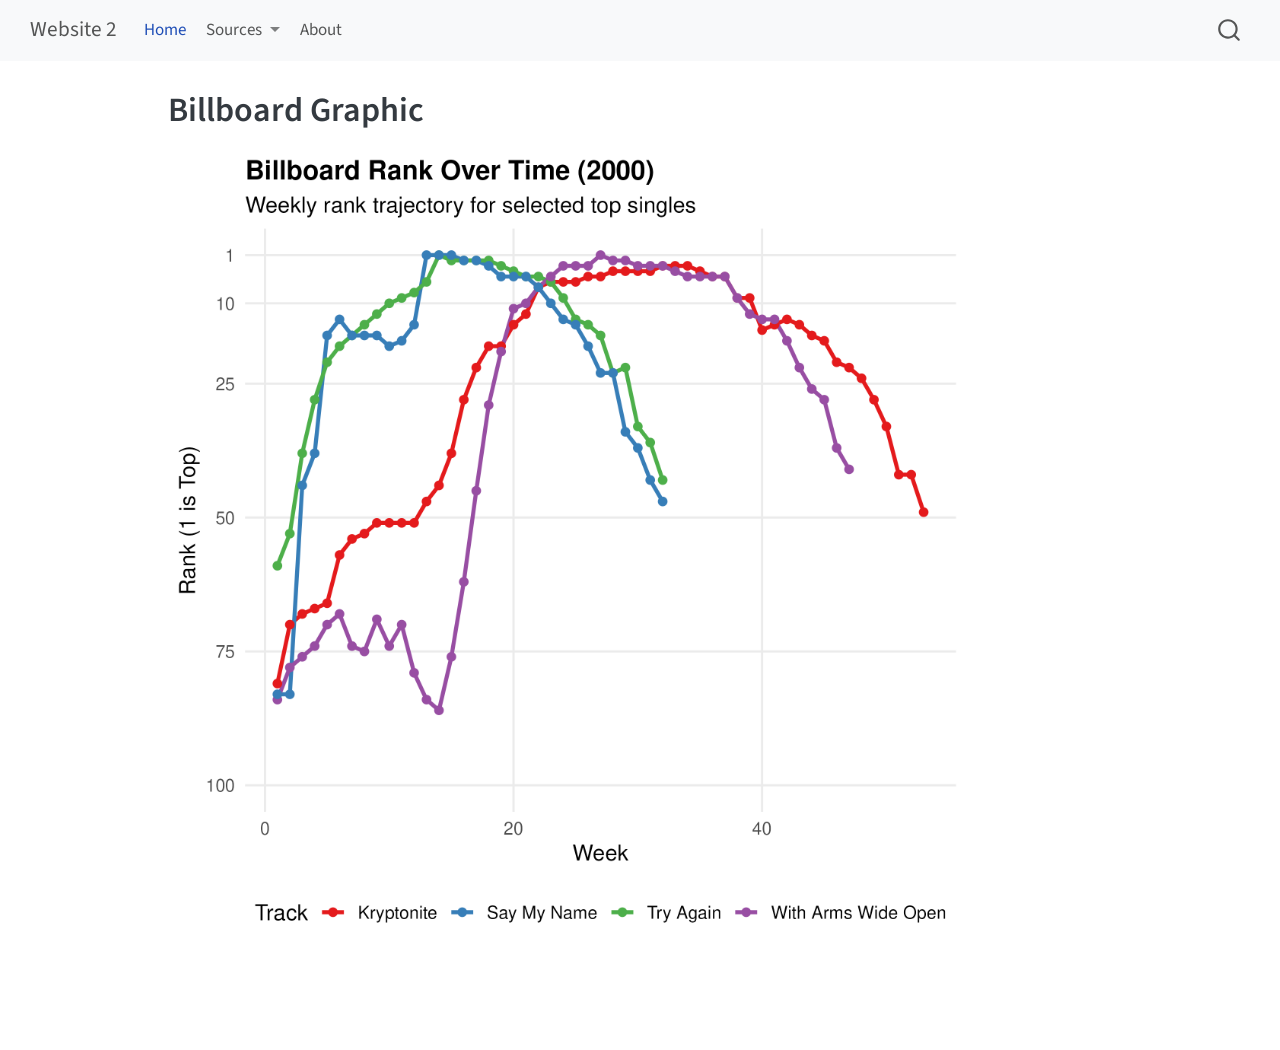
<file: index.html>
<!DOCTYPE html>
<html xmlns="http://www.w3.org/1999/xhtml" lang="en" xml:lang="en"><head>

<meta charset="utf-8">
<meta name="generator" content="quarto-1.9.38">

<meta name="viewport" content="width=device-width, initial-scale=1.0, user-scalable=yes">


<title>Billboard Graphic – Website 2</title>
<style>
/* Default styles provided by pandoc.
** See https://pandoc.org/MANUAL.html#variables-for-html for config info.
*/
code{white-space: pre-wrap;}
span.smallcaps{font-variant: small-caps;}
div.columns{display: flex; gap: min(4vw, 1.5em);}
div.column{flex: auto; overflow-x: auto;}
div.hanging-indent{margin-left: 1.5em; text-indent: -1.5em;}
ul.task-list{list-style: none;}
ul.task-list li input[type="checkbox"] {
  width: 0.8em;
  margin: 0 0.8em 0.2em -1em; /* quarto-specific, see https://github.com/quarto-dev/quarto-cli/issues/4556 */ 
  vertical-align: middle;
}
</style>


<script src="site_libs/quarto-nav/quarto-nav.js"></script>
<script src="site_libs/quarto-nav/headroom.min.js"></script>
<script src="site_libs/clipboard/clipboard.min.js"></script>
<script src="site_libs/quarto-search/autocomplete.umd.js"></script>
<script src="site_libs/quarto-search/fuse.min.js"></script>
<script src="site_libs/quarto-search/quarto-search.js"></script>
<meta name="quarto:offset" content="./">
<script src="site_libs/quarto-html/quarto.js" type="module"></script>
<script src="site_libs/quarto-html/tabsets/tabsets.js" type="module"></script>
<script src="site_libs/quarto-html/popper.min.js"></script>
<script src="site_libs/quarto-html/tippy.umd.min.js"></script>
<script src="site_libs/quarto-html/anchor.min.js"></script>
<link href="site_libs/quarto-html/tippy.css" rel="stylesheet">
<link href="site_libs/quarto-html/quarto-syntax-highlighting-15634bcf2e68342d4ad2dfa704d543f6.css" rel="stylesheet" id="quarto-text-highlighting-styles">
<script src="site_libs/bootstrap/bootstrap.min.js"></script>
<link href="site_libs/bootstrap/bootstrap-icons.css" rel="stylesheet">
<link href="site_libs/bootstrap/bootstrap-2a08c40fe7c7a689fd42f84c1778e669.min.css" rel="stylesheet" append-hash="true" id="quarto-bootstrap" data-mode="light">
<script id="quarto-search-options" type="application/json">{
  "location": "navbar",
  "copy-button": false,
  "collapse-after": 3,
  "panel-placement": "end",
  "type": "overlay",
  "limit": 50,
  "keyboard-shortcut": [
    "f",
    "/",
    "s"
  ],
  "show-item-context": false,
  "language": {
    "search-no-results-text": "No results",
    "search-matching-documents-text": "matching documents",
    "search-copy-link-title": "Copy link to search",
    "search-hide-matches-text": "Hide additional matches",
    "search-more-match-text": "more match in this document",
    "search-more-matches-text": "more matches in this document",
    "search-clear-button-title": "Clear",
    "search-text-placeholder": "",
    "search-detached-cancel-button-title": "Cancel",
    "search-submit-button-title": "Submit",
    "search-label": "Search"
  }
}</script>


<link rel="stylesheet" href="styles.css">
</head>

<body class="nav-fixed quarto-light">

<div id="quarto-search-results"></div>
  <header id="quarto-header" class="headroom fixed-top">
    <nav class="navbar navbar-expand-lg " data-bs-theme="dark">
      <div class="navbar-container container-fluid">
      <div class="navbar-brand-container mx-auto">
    <a class="navbar-brand" href="./index.html">
    <span class="navbar-title">Website 2</span>
    </a>
  </div>
            <div id="quarto-search" class="" title="Search"></div>
          <button class="navbar-toggler" type="button" data-bs-toggle="collapse" data-bs-target="#navbarCollapse" aria-controls="navbarCollapse" role="menu" aria-expanded="false" aria-label="Toggle navigation" onclick="if (window.quartoToggleHeadroom) { window.quartoToggleHeadroom(); }">
  <span class="navbar-toggler-icon"></span>
</button>
          <div class="collapse navbar-collapse" id="navbarCollapse">
            <ul class="navbar-nav navbar-nav-scroll me-auto">
  <li class="nav-item">
    <a class="nav-link active" href="./index.html" aria-current="page"> 
<span class="menu-text">Home</span></a>
  </li>  
  <li class="nav-item dropdown ">
    <a class="nav-link dropdown-toggle" href="#" id="nav-menu-sources" role="link" data-bs-toggle="dropdown" aria-expanded="false">
 <span class="menu-text">Sources</span>
    </a>
    <ul class="dropdown-menu" aria-labelledby="nav-menu-sources">    
        <li>
    <a class="dropdown-item" href="./source-1.html">
 <span class="dropdown-text">Source 1</span></a>
  </li>  
        <li>
    <a class="dropdown-item" href="./source-2.html">
 <span class="dropdown-text">Source 2</span></a>
  </li>  
    </ul>
  </li>
  <li class="nav-item">
    <a class="nav-link" href="./about.html"> 
<span class="menu-text">About</span></a>
  </li>  
</ul>
          </div> <!-- /navcollapse -->
            <div class="quarto-navbar-tools">
</div>
      </div> <!-- /container-fluid -->
    </nav>
</header>
<!-- content -->
<div id="quarto-content" class="quarto-container page-columns page-rows-contents page-layout-article page-navbar">
<!-- sidebar -->
<!-- margin-sidebar -->
    <div id="quarto-margin-sidebar" class="sidebar margin-sidebar zindex-bottom">
        
    </div>
<!-- main -->
<main class="content" id="quarto-document-content">

<header id="title-block-header" class="quarto-title-block default">
<div class="quarto-title">
<h1 class="title">Billboard Graphic</h1>
</div>



<div class="quarto-title-meta">

    
  
    
  </div>
  


</header>


<div class="cell">
<div class="cell-output-display">
<div>
<figure class="figure">
<p><img src="billboard.png" class="img-fluid figure-img" width="1050"></p>
</figure>
</div>
</div>
</div>



</main> <!-- /main -->
<script id="quarto-html-after-body" type="application/javascript">
  window.document.addEventListener("DOMContentLoaded", function (event) {
    const icon = "";
    const anchorJS = new window.AnchorJS();
    anchorJS.options = {
      placement: 'right',
      icon: icon
    };
    anchorJS.add('.anchored');
    const isCodeAnnotation = (el) => {
      for (const clz of el.classList) {
        if (clz.startsWith('code-annotation-')) {                     
          return true;
        }
      }
      return false;
    }
    const onCopySuccess = function(e) {
      // button target
      const button = e.trigger;
      // don't keep focus
      button.blur();
      // flash "checked"
      button.classList.add('code-copy-button-checked');
      var currentTitle = button.getAttribute("title");
      button.setAttribute("title", "Copied!");
      let tooltip;
      if (window.bootstrap) {
        button.setAttribute("data-bs-toggle", "tooltip");
        button.setAttribute("data-bs-placement", "left");
        button.setAttribute("data-bs-title", "Copied!");
        tooltip = new bootstrap.Tooltip(button, 
          { trigger: "manual", 
            customClass: "code-copy-button-tooltip",
            offset: [0, -8]});
        tooltip.show();    
      }
      setTimeout(function() {
        if (tooltip) {
          tooltip.hide();
          button.removeAttribute("data-bs-title");
          button.removeAttribute("data-bs-toggle");
          button.removeAttribute("data-bs-placement");
        }
        button.setAttribute("title", currentTitle);
        button.classList.remove('code-copy-button-checked');
      }, 1000);
      // clear code selection
      e.clearSelection();
    }
    const getTextToCopy = function(trigger) {
      const outerScaffold = trigger.parentElement.cloneNode(true);
      const codeEl = outerScaffold.querySelector('code');
      for (const childEl of codeEl.children) {
        if (isCodeAnnotation(childEl)) {
          childEl.remove();
        }
      }
      return codeEl.innerText;
    }
    const clipboard = new window.ClipboardJS('.code-copy-button:not([data-in-quarto-modal])', {
      text: getTextToCopy
    });
    clipboard.on('success', onCopySuccess);
    if (window.document.getElementById('quarto-embedded-source-code-modal')) {
      const clipboardModal = new window.ClipboardJS('.code-copy-button[data-in-quarto-modal]', {
        text: getTextToCopy,
        container: window.document.getElementById('quarto-embedded-source-code-modal')
      });
      clipboardModal.on('success', onCopySuccess);
    }
      var localhostRegex = new RegExp(/^(?:http|https):\/\/localhost\:?[0-9]*\//);
      var mailtoRegex = new RegExp(/^mailto:/);
        var filterRegex = new RegExp("https:\/\/henry-yang-hd\.github\.io\/website-2\/");
      var isInternal = (href) => {
          return filterRegex.test(href) || localhostRegex.test(href) || mailtoRegex.test(href);
      }
      // Inspect non-navigation links and adorn them if external
     var links = window.document.querySelectorAll('a[href]:not(.nav-link):not(.navbar-brand):not(.toc-action):not(.sidebar-link):not(.sidebar-item-toggle):not(.pagination-link):not(.no-external):not([aria-hidden]):not(.dropdown-item):not(.quarto-navigation-tool):not(.about-link)');
      for (var i=0; i<links.length; i++) {
        const link = links[i];
        if (!isInternal(link.href)) {
          // undo the damage that might have been done by quarto-nav.js in the case of
          // links that we want to consider external
          if (link.dataset.originalHref !== undefined) {
            link.href = link.dataset.originalHref;
          }
        }
      }
    function tippyHover(el, contentFn, onTriggerFn, onUntriggerFn) {
      const config = {
        allowHTML: true,
        maxWidth: 500,
        delay: 100,
        arrow: false,
        appendTo: function(el) {
            return el.parentElement;
        },
        interactive: true,
        interactiveBorder: 10,
        theme: 'quarto',
        placement: 'bottom-start',
      };
      if (contentFn) {
        config.content = contentFn;
      }
      if (onTriggerFn) {
        config.onTrigger = onTriggerFn;
      }
      if (onUntriggerFn) {
        config.onUntrigger = onUntriggerFn;
      }
      window.tippy(el, config); 
    }
    const noterefs = window.document.querySelectorAll('a[role="doc-noteref"]');
    for (var i=0; i<noterefs.length; i++) {
      const ref = noterefs[i];
      tippyHover(ref, function() {
        // use id or data attribute instead here
        let href = ref.getAttribute('data-footnote-href') || ref.getAttribute('href');
        try { href = new URL(href).hash; } catch {}
        const id = href.replace(/^#\/?/, "");
        const note = window.document.getElementById(id);
        if (note) {
          return note.innerHTML;
        } else {
          return "";
        }
      });
    }
    const xrefs = window.document.querySelectorAll('a.quarto-xref');
    const processXRef = (id, note) => {
      // Strip column container classes
      const stripColumnClz = (el) => {
        el.classList.remove("page-full", "page-columns");
        if (el.children) {
          for (const child of el.children) {
            stripColumnClz(child);
          }
        }
      }
      stripColumnClz(note)
      if (id === null || id.startsWith('sec-')) {
        // Special case sections, only their first couple elements
        const container = document.createElement("div");
        if (note.children && note.children.length > 2) {
          container.appendChild(note.children[0].cloneNode(true));
          for (let i = 1; i < note.children.length; i++) {
            const child = note.children[i];
            if (child.tagName === "P" && child.innerText === "") {
              continue;
            } else {
              container.appendChild(child.cloneNode(true));
              break;
            }
          }
          if (window.Quarto?.typesetMath) {
            window.Quarto.typesetMath(container);
          }
          return container.innerHTML
        } else {
          if (window.Quarto?.typesetMath) {
            window.Quarto.typesetMath(note);
          }
          return note.innerHTML;
        }
      } else {
        // Remove any anchor links if they are present
        const anchorLink = note.querySelector('a.anchorjs-link');
        if (anchorLink) {
          anchorLink.remove();
        }
        if (window.Quarto?.typesetMath) {
          window.Quarto.typesetMath(note);
        }
        if (note.classList.contains("callout")) {
          return note.outerHTML;
        } else {
          return note.innerHTML;
        }
      }
    }
    for (var i=0; i<xrefs.length; i++) {
      const xref = xrefs[i];
      tippyHover(xref, undefined, function(instance) {
        instance.disable();
        let url = xref.getAttribute('href');
        let hash = undefined; 
        if (url.startsWith('#')) {
          hash = url;
        } else {
          try { hash = new URL(url).hash; } catch {}
        }
        if (hash) {
          const id = hash.replace(/^#\/?/, "");
          const note = window.document.getElementById(id);
          if (note !== null) {
            try {
              const html = processXRef(id, note.cloneNode(true));
              instance.setContent(html);
            } finally {
              instance.enable();
              instance.show();
            }
          } else {
            // See if we can fetch this
            fetch(url.split('#')[0])
            .then(res => res.text())
            .then(html => {
              const parser = new DOMParser();
              const htmlDoc = parser.parseFromString(html, "text/html");
              const note = htmlDoc.getElementById(id);
              if (note !== null) {
                const html = processXRef(id, note);
                instance.setContent(html);
              } 
            }).finally(() => {
              instance.enable();
              instance.show();
            });
          }
        } else {
          // See if we can fetch a full url (with no hash to target)
          // This is a special case and we should probably do some content thinning / targeting
          fetch(url)
          .then(res => res.text())
          .then(html => {
            const parser = new DOMParser();
            const htmlDoc = parser.parseFromString(html, "text/html");
            const note = htmlDoc.querySelector('main.content');
            if (note !== null) {
              // This should only happen for chapter cross references
              // (since there is no id in the URL)
              // remove the first header
              if (note.children.length > 0 && note.children[0].tagName === "HEADER") {
                note.children[0].remove();
              }
              const html = processXRef(null, note);
              instance.setContent(html);
            } 
          }).finally(() => {
            instance.enable();
            instance.show();
          });
        }
      }, function(instance) {
      });
    }
        let selectedAnnoteEl;
        const selectorForAnnotation = ( cell, annotation) => {
          let cellAttr = 'data-code-cell="' + cell + '"';
          let lineAttr = 'data-code-annotation="' +  annotation + '"';
          const selector = 'span[' + cellAttr + '][' + lineAttr + ']';
          return selector;
        }
        const selectCodeLines = (annoteEl) => {
          const doc = window.document;
          const targetCell = annoteEl.getAttribute("data-target-cell");
          const targetAnnotation = annoteEl.getAttribute("data-target-annotation");
          const annoteSpan = window.document.querySelector(selectorForAnnotation(targetCell, targetAnnotation));
          const lines = annoteSpan.getAttribute("data-code-lines").split(",");
          const lineIds = lines.map((line) => {
            return targetCell + "-" + line;
          })
          let top = null;
          let height = null;
          let parent = null;
          if (lineIds.length > 0) {
              //compute the position of the single el (top and bottom and make a div)
              const el = window.document.getElementById(lineIds[0]);
              top = el.offsetTop;
              height = el.offsetHeight;
              parent = el.parentElement.parentElement;
            if (lineIds.length > 1) {
              const lastEl = window.document.getElementById(lineIds[lineIds.length - 1]);
              const bottom = lastEl.offsetTop + lastEl.offsetHeight;
              height = bottom - top;
            }
            if (top !== null && height !== null && parent !== null) {
              // cook up a div (if necessary) and position it 
              let div = window.document.getElementById("code-annotation-line-highlight");
              if (div === null) {
                div = window.document.createElement("div");
                div.setAttribute("id", "code-annotation-line-highlight");
                div.style.position = 'absolute';
                parent.appendChild(div);
              }
              div.style.top = top - 2 + "px";
              div.style.height = height + 4 + "px";
              div.style.left = 0;
              let gutterDiv = window.document.getElementById("code-annotation-line-highlight-gutter");
              if (gutterDiv === null) {
                gutterDiv = window.document.createElement("div");
                gutterDiv.setAttribute("id", "code-annotation-line-highlight-gutter");
                gutterDiv.style.position = 'absolute';
                const codeCell = window.document.getElementById(targetCell);
                const gutter = codeCell.querySelector('.code-annotation-gutter');
                gutter.appendChild(gutterDiv);
              }
              gutterDiv.style.top = top - 2 + "px";
              gutterDiv.style.height = height + 4 + "px";
            }
            selectedAnnoteEl = annoteEl;
          }
        };
        const unselectCodeLines = () => {
          const elementsIds = ["code-annotation-line-highlight", "code-annotation-line-highlight-gutter"];
          elementsIds.forEach((elId) => {
            const div = window.document.getElementById(elId);
            if (div) {
              div.remove();
            }
          });
          selectedAnnoteEl = undefined;
        };
          // Handle positioning of the toggle
      window.addEventListener(
        "resize",
        throttle(() => {
          elRect = undefined;
          if (selectedAnnoteEl) {
            selectCodeLines(selectedAnnoteEl);
          }
        }, 10)
      );
      function throttle(fn, ms) {
      let throttle = false;
      let timer;
        return (...args) => {
          if(!throttle) { // first call gets through
              fn.apply(this, args);
              throttle = true;
          } else { // all the others get throttled
              if(timer) clearTimeout(timer); // cancel #2
              timer = setTimeout(() => {
                fn.apply(this, args);
                timer = throttle = false;
              }, ms);
          }
        };
      }
        // Attach click handler to the DT
        const annoteDls = window.document.querySelectorAll('dt[data-target-cell]');
        for (const annoteDlNode of annoteDls) {
          annoteDlNode.addEventListener('click', (event) => {
            const clickedEl = event.target;
            if (clickedEl !== selectedAnnoteEl) {
              unselectCodeLines();
              const activeEl = window.document.querySelector('dt[data-target-cell].code-annotation-active');
              if (activeEl) {
                activeEl.classList.remove('code-annotation-active');
              }
              selectCodeLines(clickedEl);
              clickedEl.classList.add('code-annotation-active');
            } else {
              // Unselect the line
              unselectCodeLines();
              clickedEl.classList.remove('code-annotation-active');
            }
          });
        }
    const findCites = (el) => {
      const parentEl = el.parentElement;
      if (parentEl) {
        const cites = parentEl.dataset.cites;
        if (cites) {
          return {
            el,
            cites: cites.split(' ')
          };
        } else {
          return findCites(el.parentElement)
        }
      } else {
        return undefined;
      }
    };
    var bibliorefs = window.document.querySelectorAll('a[role="doc-biblioref"]');
    for (var i=0; i<bibliorefs.length; i++) {
      const ref = bibliorefs[i];
      const citeInfo = findCites(ref);
      if (citeInfo) {
        tippyHover(citeInfo.el, function() {
          var popup = window.document.createElement('div');
          citeInfo.cites.forEach(function(cite) {
            var citeDiv = window.document.createElement('div');
            citeDiv.classList.add('hanging-indent');
            citeDiv.classList.add('csl-entry');
            var biblioDiv = window.document.getElementById('ref-' + cite);
            if (biblioDiv) {
              citeDiv.innerHTML = biblioDiv.innerHTML;
            }
            popup.appendChild(citeDiv);
          });
          return popup.innerHTML;
        });
      }
    }
  });
  </script>
</div> <!-- /content -->




</body></html>
</file>
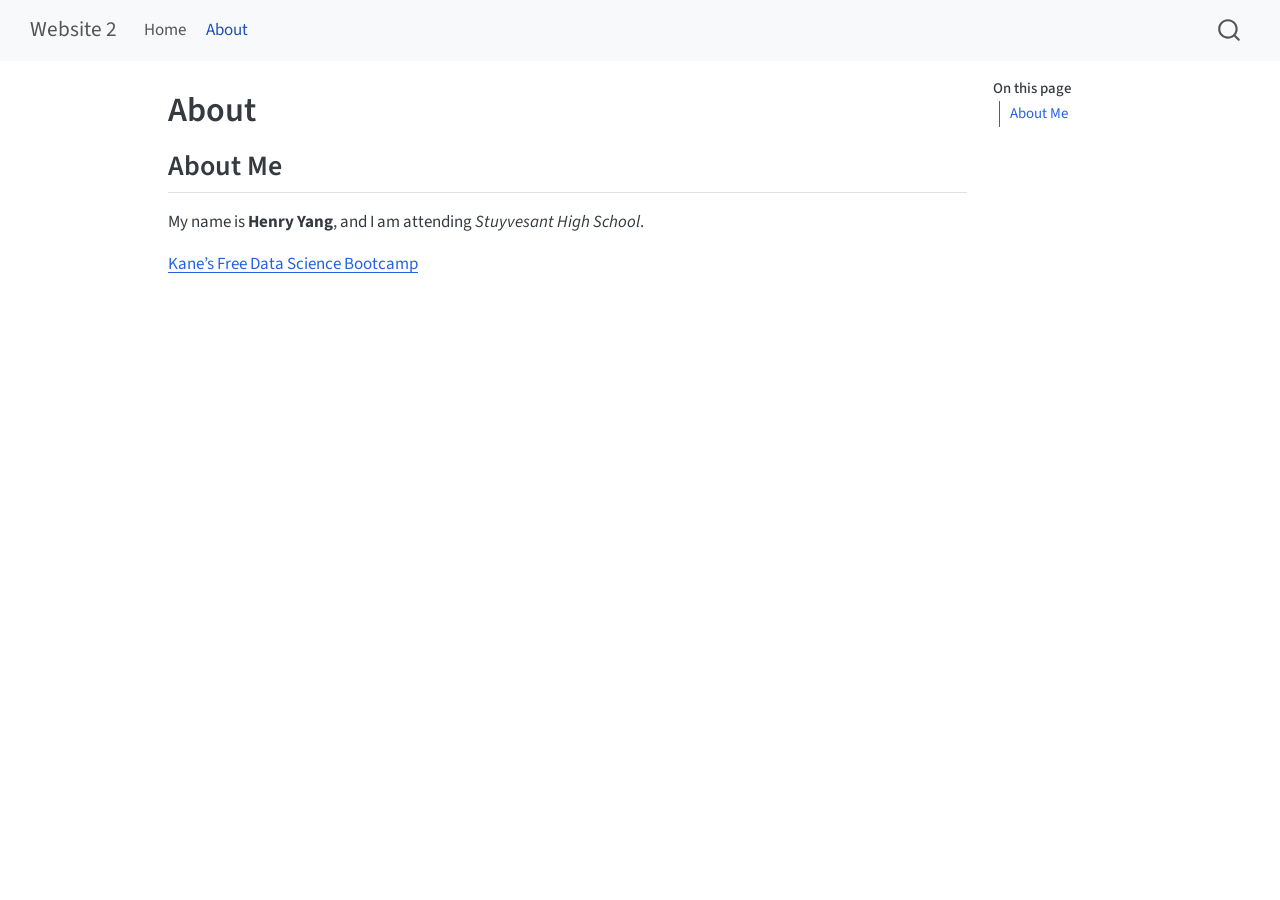
<file: about.html>
<!DOCTYPE html>
<html xmlns="http://www.w3.org/1999/xhtml" lang="en" xml:lang="en"><head>

<meta charset="utf-8">
<meta name="generator" content="quarto-1.9.38">

<meta name="viewport" content="width=device-width, initial-scale=1.0, user-scalable=yes">


<title>About – Website 2</title>
<style>
/* Default styles provided by pandoc.
** See https://pandoc.org/MANUAL.html#variables-for-html for config info.
*/
code{white-space: pre-wrap;}
span.smallcaps{font-variant: small-caps;}
div.columns{display: flex; gap: min(4vw, 1.5em);}
div.column{flex: auto; overflow-x: auto;}
div.hanging-indent{margin-left: 1.5em; text-indent: -1.5em;}
ul.task-list{list-style: none;}
ul.task-list li input[type="checkbox"] {
  width: 0.8em;
  margin: 0 0.8em 0.2em -1em; /* quarto-specific, see https://github.com/quarto-dev/quarto-cli/issues/4556 */ 
  vertical-align: middle;
}
</style>


<script src="site_libs/quarto-nav/quarto-nav.js"></script>
<script src="site_libs/quarto-nav/headroom.min.js"></script>
<script src="site_libs/clipboard/clipboard.min.js"></script>
<script src="site_libs/quarto-search/autocomplete.umd.js"></script>
<script src="site_libs/quarto-search/fuse.min.js"></script>
<script src="site_libs/quarto-search/quarto-search.js"></script>
<meta name="quarto:offset" content="./">
<script src="site_libs/quarto-html/quarto.js" type="module"></script>
<script src="site_libs/quarto-html/tabsets/tabsets.js" type="module"></script>
<script src="site_libs/quarto-html/popper.min.js"></script>
<script src="site_libs/quarto-html/tippy.umd.min.js"></script>
<script src="site_libs/quarto-html/anchor.min.js"></script>
<link href="site_libs/quarto-html/tippy.css" rel="stylesheet">
<link href="site_libs/quarto-html/quarto-syntax-highlighting-15634bcf2e68342d4ad2dfa704d543f6.css" rel="stylesheet" id="quarto-text-highlighting-styles">
<script src="site_libs/bootstrap/bootstrap.min.js"></script>
<link href="site_libs/bootstrap/bootstrap-icons.css" rel="stylesheet">
<link href="site_libs/bootstrap/bootstrap-2a08c40fe7c7a689fd42f84c1778e669.min.css" rel="stylesheet" append-hash="true" id="quarto-bootstrap" data-mode="light">
<script id="quarto-search-options" type="application/json">{
  "location": "navbar",
  "copy-button": false,
  "collapse-after": 3,
  "panel-placement": "end",
  "type": "overlay",
  "limit": 50,
  "keyboard-shortcut": [
    "f",
    "/",
    "s"
  ],
  "show-item-context": false,
  "language": {
    "search-no-results-text": "No results",
    "search-matching-documents-text": "matching documents",
    "search-copy-link-title": "Copy link to search",
    "search-hide-matches-text": "Hide additional matches",
    "search-more-match-text": "more match in this document",
    "search-more-matches-text": "more matches in this document",
    "search-clear-button-title": "Clear",
    "search-text-placeholder": "",
    "search-detached-cancel-button-title": "Cancel",
    "search-submit-button-title": "Submit",
    "search-label": "Search"
  }
}</script>


<link rel="stylesheet" href="styles.css">
</head>

<body class="nav-fixed quarto-light">

<div id="quarto-search-results"></div>
  <header id="quarto-header" class="headroom fixed-top">
    <nav class="navbar navbar-expand-lg " data-bs-theme="dark">
      <div class="navbar-container container-fluid">
      <div class="navbar-brand-container mx-auto">
    <a class="navbar-brand" href="./index.html">
    <span class="navbar-title">Website 2</span>
    </a>
  </div>
            <div id="quarto-search" class="" title="Search"></div>
          <button class="navbar-toggler" type="button" data-bs-toggle="collapse" data-bs-target="#navbarCollapse" aria-controls="navbarCollapse" role="menu" aria-expanded="false" aria-label="Toggle navigation" onclick="if (window.quartoToggleHeadroom) { window.quartoToggleHeadroom(); }">
  <span class="navbar-toggler-icon"></span>
</button>
          <div class="collapse navbar-collapse" id="navbarCollapse">
            <ul class="navbar-nav navbar-nav-scroll me-auto">
  <li class="nav-item">
    <a class="nav-link" href="./index.html"> 
<span class="menu-text">Home</span></a>
  </li>  
  <li class="nav-item">
    <a class="nav-link active" href="./about.html" aria-current="page"> 
<span class="menu-text">About</span></a>
  </li>  
</ul>
          </div> <!-- /navcollapse -->
            <div class="quarto-navbar-tools">
</div>
      </div> <!-- /container-fluid -->
    </nav>
</header>
<!-- content -->
<div id="quarto-content" class="quarto-container page-columns page-rows-contents page-layout-article page-navbar">
<!-- sidebar -->
<!-- margin-sidebar -->
    <div id="quarto-margin-sidebar" class="sidebar margin-sidebar">
        <nav id="TOC" role="doc-toc" class="toc-active">
    <h2 id="toc-title">On this page</h2>
   
  <ul>
  <li><a href="#about-me" id="toc-about-me" class="nav-link active" data-scroll-target="#about-me">About Me</a></li>
  </ul>
</nav>
    </div>
<!-- main -->
<main class="content" id="quarto-document-content">

<header id="title-block-header" class="quarto-title-block default">
<div class="quarto-title">
<h1 class="title">About</h1>
</div>



<div class="quarto-title-meta">

    
  
    
  </div>
  


</header>


<section id="about-me" class="level2">
<h2 class="anchored" data-anchor-id="about-me">About Me</h2>
<p>My name is <strong>Henry Yang</strong>, and I am attending <em>Stuyvesant High School</em>.</p>
<p><a href="https://bootcamp.davidkane.info">Kane’s Free Data Science Bootcamp</a></p>


</section>

</main> <!-- /main -->
<script id="quarto-html-after-body" type="application/javascript">
  window.document.addEventListener("DOMContentLoaded", function (event) {
    const icon = "";
    const anchorJS = new window.AnchorJS();
    anchorJS.options = {
      placement: 'right',
      icon: icon
    };
    anchorJS.add('.anchored');
    const isCodeAnnotation = (el) => {
      for (const clz of el.classList) {
        if (clz.startsWith('code-annotation-')) {                     
          return true;
        }
      }
      return false;
    }
    const onCopySuccess = function(e) {
      // button target
      const button = e.trigger;
      // don't keep focus
      button.blur();
      // flash "checked"
      button.classList.add('code-copy-button-checked');
      var currentTitle = button.getAttribute("title");
      button.setAttribute("title", "Copied!");
      let tooltip;
      if (window.bootstrap) {
        button.setAttribute("data-bs-toggle", "tooltip");
        button.setAttribute("data-bs-placement", "left");
        button.setAttribute("data-bs-title", "Copied!");
        tooltip = new bootstrap.Tooltip(button, 
          { trigger: "manual", 
            customClass: "code-copy-button-tooltip",
            offset: [0, -8]});
        tooltip.show();    
      }
      setTimeout(function() {
        if (tooltip) {
          tooltip.hide();
          button.removeAttribute("data-bs-title");
          button.removeAttribute("data-bs-toggle");
          button.removeAttribute("data-bs-placement");
        }
        button.setAttribute("title", currentTitle);
        button.classList.remove('code-copy-button-checked');
      }, 1000);
      // clear code selection
      e.clearSelection();
    }
    const getTextToCopy = function(trigger) {
      const outerScaffold = trigger.parentElement.cloneNode(true);
      const codeEl = outerScaffold.querySelector('code');
      for (const childEl of codeEl.children) {
        if (isCodeAnnotation(childEl)) {
          childEl.remove();
        }
      }
      return codeEl.innerText;
    }
    const clipboard = new window.ClipboardJS('.code-copy-button:not([data-in-quarto-modal])', {
      text: getTextToCopy
    });
    clipboard.on('success', onCopySuccess);
    if (window.document.getElementById('quarto-embedded-source-code-modal')) {
      const clipboardModal = new window.ClipboardJS('.code-copy-button[data-in-quarto-modal]', {
        text: getTextToCopy,
        container: window.document.getElementById('quarto-embedded-source-code-modal')
      });
      clipboardModal.on('success', onCopySuccess);
    }
      var localhostRegex = new RegExp(/^(?:http|https):\/\/localhost\:?[0-9]*\//);
      var mailtoRegex = new RegExp(/^mailto:/);
        var filterRegex = new RegExp("https:\/\/henry-yang-hd\.github\.io\/website-2\/");
      var isInternal = (href) => {
          return filterRegex.test(href) || localhostRegex.test(href) || mailtoRegex.test(href);
      }
      // Inspect non-navigation links and adorn them if external
     var links = window.document.querySelectorAll('a[href]:not(.nav-link):not(.navbar-brand):not(.toc-action):not(.sidebar-link):not(.sidebar-item-toggle):not(.pagination-link):not(.no-external):not([aria-hidden]):not(.dropdown-item):not(.quarto-navigation-tool):not(.about-link)');
      for (var i=0; i<links.length; i++) {
        const link = links[i];
        if (!isInternal(link.href)) {
          // undo the damage that might have been done by quarto-nav.js in the case of
          // links that we want to consider external
          if (link.dataset.originalHref !== undefined) {
            link.href = link.dataset.originalHref;
          }
        }
      }
    function tippyHover(el, contentFn, onTriggerFn, onUntriggerFn) {
      const config = {
        allowHTML: true,
        maxWidth: 500,
        delay: 100,
        arrow: false,
        appendTo: function(el) {
            return el.parentElement;
        },
        interactive: true,
        interactiveBorder: 10,
        theme: 'quarto',
        placement: 'bottom-start',
      };
      if (contentFn) {
        config.content = contentFn;
      }
      if (onTriggerFn) {
        config.onTrigger = onTriggerFn;
      }
      if (onUntriggerFn) {
        config.onUntrigger = onUntriggerFn;
      }
      window.tippy(el, config); 
    }
    const noterefs = window.document.querySelectorAll('a[role="doc-noteref"]');
    for (var i=0; i<noterefs.length; i++) {
      const ref = noterefs[i];
      tippyHover(ref, function() {
        // use id or data attribute instead here
        let href = ref.getAttribute('data-footnote-href') || ref.getAttribute('href');
        try { href = new URL(href).hash; } catch {}
        const id = href.replace(/^#\/?/, "");
        const note = window.document.getElementById(id);
        if (note) {
          return note.innerHTML;
        } else {
          return "";
        }
      });
    }
    const xrefs = window.document.querySelectorAll('a.quarto-xref');
    const processXRef = (id, note) => {
      // Strip column container classes
      const stripColumnClz = (el) => {
        el.classList.remove("page-full", "page-columns");
        if (el.children) {
          for (const child of el.children) {
            stripColumnClz(child);
          }
        }
      }
      stripColumnClz(note)
      if (id === null || id.startsWith('sec-')) {
        // Special case sections, only their first couple elements
        const container = document.createElement("div");
        if (note.children && note.children.length > 2) {
          container.appendChild(note.children[0].cloneNode(true));
          for (let i = 1; i < note.children.length; i++) {
            const child = note.children[i];
            if (child.tagName === "P" && child.innerText === "") {
              continue;
            } else {
              container.appendChild(child.cloneNode(true));
              break;
            }
          }
          if (window.Quarto?.typesetMath) {
            window.Quarto.typesetMath(container);
          }
          return container.innerHTML
        } else {
          if (window.Quarto?.typesetMath) {
            window.Quarto.typesetMath(note);
          }
          return note.innerHTML;
        }
      } else {
        // Remove any anchor links if they are present
        const anchorLink = note.querySelector('a.anchorjs-link');
        if (anchorLink) {
          anchorLink.remove();
        }
        if (window.Quarto?.typesetMath) {
          window.Quarto.typesetMath(note);
        }
        if (note.classList.contains("callout")) {
          return note.outerHTML;
        } else {
          return note.innerHTML;
        }
      }
    }
    for (var i=0; i<xrefs.length; i++) {
      const xref = xrefs[i];
      tippyHover(xref, undefined, function(instance) {
        instance.disable();
        let url = xref.getAttribute('href');
        let hash = undefined; 
        if (url.startsWith('#')) {
          hash = url;
        } else {
          try { hash = new URL(url).hash; } catch {}
        }
        if (hash) {
          const id = hash.replace(/^#\/?/, "");
          const note = window.document.getElementById(id);
          if (note !== null) {
            try {
              const html = processXRef(id, note.cloneNode(true));
              instance.setContent(html);
            } finally {
              instance.enable();
              instance.show();
            }
          } else {
            // See if we can fetch this
            fetch(url.split('#')[0])
            .then(res => res.text())
            .then(html => {
              const parser = new DOMParser();
              const htmlDoc = parser.parseFromString(html, "text/html");
              const note = htmlDoc.getElementById(id);
              if (note !== null) {
                const html = processXRef(id, note);
                instance.setContent(html);
              } 
            }).finally(() => {
              instance.enable();
              instance.show();
            });
          }
        } else {
          // See if we can fetch a full url (with no hash to target)
          // This is a special case and we should probably do some content thinning / targeting
          fetch(url)
          .then(res => res.text())
          .then(html => {
            const parser = new DOMParser();
            const htmlDoc = parser.parseFromString(html, "text/html");
            const note = htmlDoc.querySelector('main.content');
            if (note !== null) {
              // This should only happen for chapter cross references
              // (since there is no id in the URL)
              // remove the first header
              if (note.children.length > 0 && note.children[0].tagName === "HEADER") {
                note.children[0].remove();
              }
              const html = processXRef(null, note);
              instance.setContent(html);
            } 
          }).finally(() => {
            instance.enable();
            instance.show();
          });
        }
      }, function(instance) {
      });
    }
        let selectedAnnoteEl;
        const selectorForAnnotation = ( cell, annotation) => {
          let cellAttr = 'data-code-cell="' + cell + '"';
          let lineAttr = 'data-code-annotation="' +  annotation + '"';
          const selector = 'span[' + cellAttr + '][' + lineAttr + ']';
          return selector;
        }
        const selectCodeLines = (annoteEl) => {
          const doc = window.document;
          const targetCell = annoteEl.getAttribute("data-target-cell");
          const targetAnnotation = annoteEl.getAttribute("data-target-annotation");
          const annoteSpan = window.document.querySelector(selectorForAnnotation(targetCell, targetAnnotation));
          const lines = annoteSpan.getAttribute("data-code-lines").split(",");
          const lineIds = lines.map((line) => {
            return targetCell + "-" + line;
          })
          let top = null;
          let height = null;
          let parent = null;
          if (lineIds.length > 0) {
              //compute the position of the single el (top and bottom and make a div)
              const el = window.document.getElementById(lineIds[0]);
              top = el.offsetTop;
              height = el.offsetHeight;
              parent = el.parentElement.parentElement;
            if (lineIds.length > 1) {
              const lastEl = window.document.getElementById(lineIds[lineIds.length - 1]);
              const bottom = lastEl.offsetTop + lastEl.offsetHeight;
              height = bottom - top;
            }
            if (top !== null && height !== null && parent !== null) {
              // cook up a div (if necessary) and position it 
              let div = window.document.getElementById("code-annotation-line-highlight");
              if (div === null) {
                div = window.document.createElement("div");
                div.setAttribute("id", "code-annotation-line-highlight");
                div.style.position = 'absolute';
                parent.appendChild(div);
              }
              div.style.top = top - 2 + "px";
              div.style.height = height + 4 + "px";
              div.style.left = 0;
              let gutterDiv = window.document.getElementById("code-annotation-line-highlight-gutter");
              if (gutterDiv === null) {
                gutterDiv = window.document.createElement("div");
                gutterDiv.setAttribute("id", "code-annotation-line-highlight-gutter");
                gutterDiv.style.position = 'absolute';
                const codeCell = window.document.getElementById(targetCell);
                const gutter = codeCell.querySelector('.code-annotation-gutter');
                gutter.appendChild(gutterDiv);
              }
              gutterDiv.style.top = top - 2 + "px";
              gutterDiv.style.height = height + 4 + "px";
            }
            selectedAnnoteEl = annoteEl;
          }
        };
        const unselectCodeLines = () => {
          const elementsIds = ["code-annotation-line-highlight", "code-annotation-line-highlight-gutter"];
          elementsIds.forEach((elId) => {
            const div = window.document.getElementById(elId);
            if (div) {
              div.remove();
            }
          });
          selectedAnnoteEl = undefined;
        };
          // Handle positioning of the toggle
      window.addEventListener(
        "resize",
        throttle(() => {
          elRect = undefined;
          if (selectedAnnoteEl) {
            selectCodeLines(selectedAnnoteEl);
          }
        }, 10)
      );
      function throttle(fn, ms) {
      let throttle = false;
      let timer;
        return (...args) => {
          if(!throttle) { // first call gets through
              fn.apply(this, args);
              throttle = true;
          } else { // all the others get throttled
              if(timer) clearTimeout(timer); // cancel #2
              timer = setTimeout(() => {
                fn.apply(this, args);
                timer = throttle = false;
              }, ms);
          }
        };
      }
        // Attach click handler to the DT
        const annoteDls = window.document.querySelectorAll('dt[data-target-cell]');
        for (const annoteDlNode of annoteDls) {
          annoteDlNode.addEventListener('click', (event) => {
            const clickedEl = event.target;
            if (clickedEl !== selectedAnnoteEl) {
              unselectCodeLines();
              const activeEl = window.document.querySelector('dt[data-target-cell].code-annotation-active');
              if (activeEl) {
                activeEl.classList.remove('code-annotation-active');
              }
              selectCodeLines(clickedEl);
              clickedEl.classList.add('code-annotation-active');
            } else {
              // Unselect the line
              unselectCodeLines();
              clickedEl.classList.remove('code-annotation-active');
            }
          });
        }
    const findCites = (el) => {
      const parentEl = el.parentElement;
      if (parentEl) {
        const cites = parentEl.dataset.cites;
        if (cites) {
          return {
            el,
            cites: cites.split(' ')
          };
        } else {
          return findCites(el.parentElement)
        }
      } else {
        return undefined;
      }
    };
    var bibliorefs = window.document.querySelectorAll('a[role="doc-biblioref"]');
    for (var i=0; i<bibliorefs.length; i++) {
      const ref = bibliorefs[i];
      const citeInfo = findCites(ref);
      if (citeInfo) {
        tippyHover(citeInfo.el, function() {
          var popup = window.document.createElement('div');
          citeInfo.cites.forEach(function(cite) {
            var citeDiv = window.document.createElement('div');
            citeDiv.classList.add('hanging-indent');
            citeDiv.classList.add('csl-entry');
            var biblioDiv = window.document.getElementById('ref-' + cite);
            if (biblioDiv) {
              citeDiv.innerHTML = biblioDiv.innerHTML;
            }
            popup.appendChild(citeDiv);
          });
          return popup.innerHTML;
        });
      }
    }
  });
  </script>
</div> <!-- /content -->




</body></html>
</file>
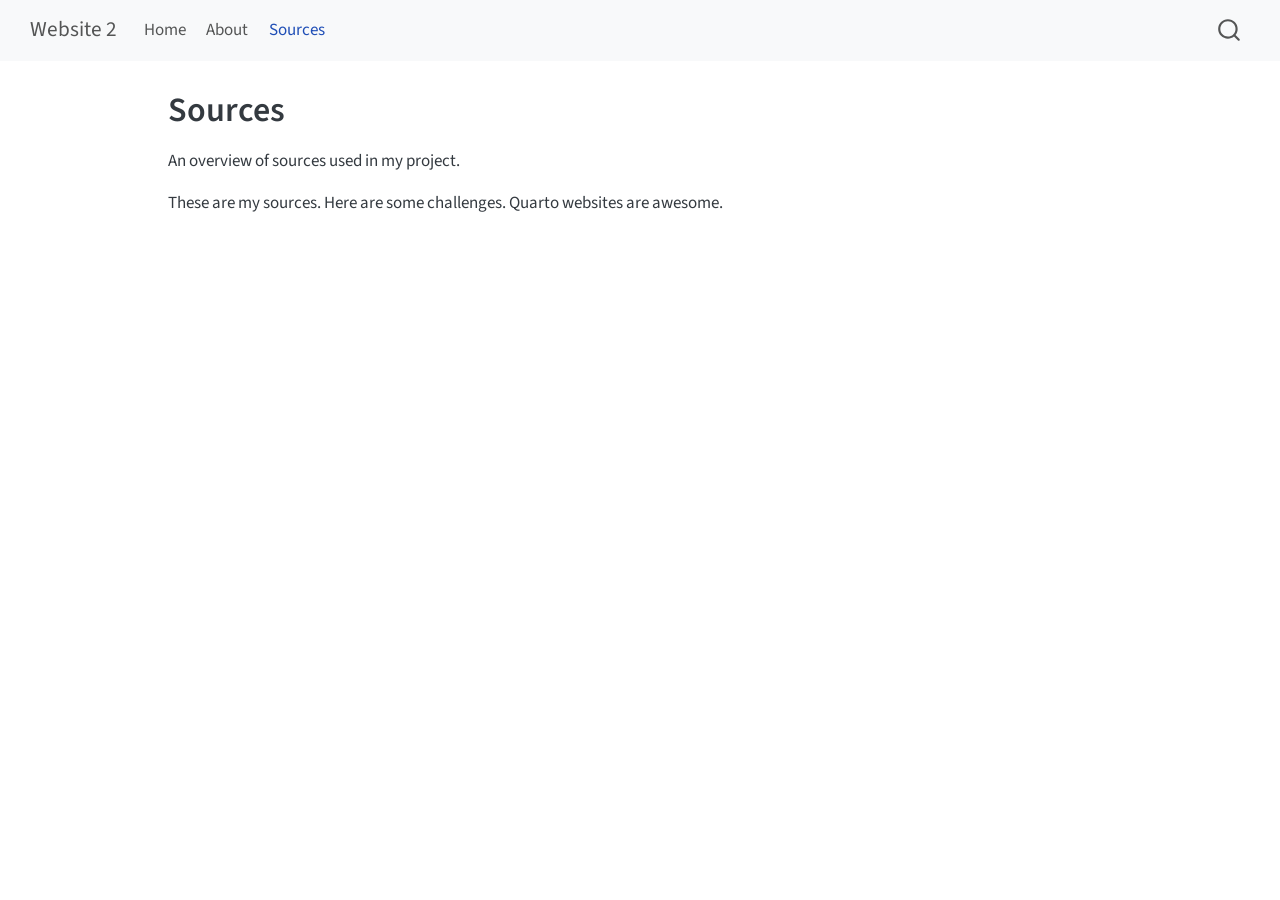
<file: sources.html>
<!DOCTYPE html>
<html xmlns="http://www.w3.org/1999/xhtml" lang="en" xml:lang="en"><head>

<meta charset="utf-8">
<meta name="generator" content="quarto-1.9.38">

<meta name="viewport" content="width=device-width, initial-scale=1.0, user-scalable=yes">


<title>Sources – Website 2</title>
<style>
/* Default styles provided by pandoc.
** See https://pandoc.org/MANUAL.html#variables-for-html for config info.
*/
code{white-space: pre-wrap;}
span.smallcaps{font-variant: small-caps;}
div.columns{display: flex; gap: min(4vw, 1.5em);}
div.column{flex: auto; overflow-x: auto;}
div.hanging-indent{margin-left: 1.5em; text-indent: -1.5em;}
ul.task-list{list-style: none;}
ul.task-list li input[type="checkbox"] {
  width: 0.8em;
  margin: 0 0.8em 0.2em -1em; /* quarto-specific, see https://github.com/quarto-dev/quarto-cli/issues/4556 */ 
  vertical-align: middle;
}
</style>


<script src="site_libs/quarto-nav/quarto-nav.js"></script>
<script src="site_libs/quarto-nav/headroom.min.js"></script>
<script src="site_libs/clipboard/clipboard.min.js"></script>
<script src="site_libs/quarto-search/autocomplete.umd.js"></script>
<script src="site_libs/quarto-search/fuse.min.js"></script>
<script src="site_libs/quarto-search/quarto-search.js"></script>
<meta name="quarto:offset" content="./">
<script src="site_libs/quarto-html/quarto.js" type="module"></script>
<script src="site_libs/quarto-html/tabsets/tabsets.js" type="module"></script>
<script src="site_libs/quarto-html/popper.min.js"></script>
<script src="site_libs/quarto-html/tippy.umd.min.js"></script>
<script src="site_libs/quarto-html/anchor.min.js"></script>
<link href="site_libs/quarto-html/tippy.css" rel="stylesheet">
<link href="site_libs/quarto-html/quarto-syntax-highlighting-15634bcf2e68342d4ad2dfa704d543f6.css" rel="stylesheet" id="quarto-text-highlighting-styles">
<script src="site_libs/bootstrap/bootstrap.min.js"></script>
<link href="site_libs/bootstrap/bootstrap-icons.css" rel="stylesheet">
<link href="site_libs/bootstrap/bootstrap-2a08c40fe7c7a689fd42f84c1778e669.min.css" rel="stylesheet" append-hash="true" id="quarto-bootstrap" data-mode="light">
<script id="quarto-search-options" type="application/json">{
  "location": "navbar",
  "copy-button": false,
  "collapse-after": 3,
  "panel-placement": "end",
  "type": "overlay",
  "limit": 50,
  "keyboard-shortcut": [
    "f",
    "/",
    "s"
  ],
  "show-item-context": false,
  "language": {
    "search-no-results-text": "No results",
    "search-matching-documents-text": "matching documents",
    "search-copy-link-title": "Copy link to search",
    "search-hide-matches-text": "Hide additional matches",
    "search-more-match-text": "more match in this document",
    "search-more-matches-text": "more matches in this document",
    "search-clear-button-title": "Clear",
    "search-text-placeholder": "",
    "search-detached-cancel-button-title": "Cancel",
    "search-submit-button-title": "Submit",
    "search-label": "Search"
  }
}</script>


<link rel="stylesheet" href="styles.css">
</head>

<body class="nav-fixed quarto-light">

<div id="quarto-search-results"></div>
  <header id="quarto-header" class="headroom fixed-top">
    <nav class="navbar navbar-expand-lg " data-bs-theme="dark">
      <div class="navbar-container container-fluid">
      <div class="navbar-brand-container mx-auto">
    <a class="navbar-brand" href="./index.html">
    <span class="navbar-title">Website 2</span>
    </a>
  </div>
            <div id="quarto-search" class="" title="Search"></div>
          <button class="navbar-toggler" type="button" data-bs-toggle="collapse" data-bs-target="#navbarCollapse" aria-controls="navbarCollapse" role="menu" aria-expanded="false" aria-label="Toggle navigation" onclick="if (window.quartoToggleHeadroom) { window.quartoToggleHeadroom(); }">
  <span class="navbar-toggler-icon"></span>
</button>
          <div class="collapse navbar-collapse" id="navbarCollapse">
            <ul class="navbar-nav navbar-nav-scroll me-auto">
  <li class="nav-item">
    <a class="nav-link" href="./index.html"> 
<span class="menu-text">Home</span></a>
  </li>  
  <li class="nav-item">
    <a class="nav-link" href="./about.html"> 
<span class="menu-text">About</span></a>
  </li>  
  <li class="nav-item">
    <a class="nav-link active" href="./sources.html" aria-current="page"> 
<span class="menu-text">Sources</span></a>
  </li>  
</ul>
          </div> <!-- /navcollapse -->
            <div class="quarto-navbar-tools">
</div>
      </div> <!-- /container-fluid -->
    </nav>
</header>
<!-- content -->
<div id="quarto-content" class="quarto-container page-columns page-rows-contents page-layout-article page-navbar">
<!-- sidebar -->
<!-- margin-sidebar -->
    <div id="quarto-margin-sidebar" class="sidebar margin-sidebar zindex-bottom">
        
    </div>
<!-- main -->
<main class="content" id="quarto-document-content">

<header id="title-block-header" class="quarto-title-block default">
<div class="quarto-title">
<h1 class="title">Sources</h1>
</div>



<div class="quarto-title-meta">

    
  
    
  </div>
  


</header>


<p>An overview of sources used in my project.</p>
<p>These are my sources. Here are some challenges. Quarto websites are awesome.</p>



</main> <!-- /main -->
<script id="quarto-html-after-body" type="application/javascript">
  window.document.addEventListener("DOMContentLoaded", function (event) {
    const icon = "";
    const anchorJS = new window.AnchorJS();
    anchorJS.options = {
      placement: 'right',
      icon: icon
    };
    anchorJS.add('.anchored');
    const isCodeAnnotation = (el) => {
      for (const clz of el.classList) {
        if (clz.startsWith('code-annotation-')) {                     
          return true;
        }
      }
      return false;
    }
    const onCopySuccess = function(e) {
      // button target
      const button = e.trigger;
      // don't keep focus
      button.blur();
      // flash "checked"
      button.classList.add('code-copy-button-checked');
      var currentTitle = button.getAttribute("title");
      button.setAttribute("title", "Copied!");
      let tooltip;
      if (window.bootstrap) {
        button.setAttribute("data-bs-toggle", "tooltip");
        button.setAttribute("data-bs-placement", "left");
        button.setAttribute("data-bs-title", "Copied!");
        tooltip = new bootstrap.Tooltip(button, 
          { trigger: "manual", 
            customClass: "code-copy-button-tooltip",
            offset: [0, -8]});
        tooltip.show();    
      }
      setTimeout(function() {
        if (tooltip) {
          tooltip.hide();
          button.removeAttribute("data-bs-title");
          button.removeAttribute("data-bs-toggle");
          button.removeAttribute("data-bs-placement");
        }
        button.setAttribute("title", currentTitle);
        button.classList.remove('code-copy-button-checked');
      }, 1000);
      // clear code selection
      e.clearSelection();
    }
    const getTextToCopy = function(trigger) {
      const outerScaffold = trigger.parentElement.cloneNode(true);
      const codeEl = outerScaffold.querySelector('code');
      for (const childEl of codeEl.children) {
        if (isCodeAnnotation(childEl)) {
          childEl.remove();
        }
      }
      return codeEl.innerText;
    }
    const clipboard = new window.ClipboardJS('.code-copy-button:not([data-in-quarto-modal])', {
      text: getTextToCopy
    });
    clipboard.on('success', onCopySuccess);
    if (window.document.getElementById('quarto-embedded-source-code-modal')) {
      const clipboardModal = new window.ClipboardJS('.code-copy-button[data-in-quarto-modal]', {
        text: getTextToCopy,
        container: window.document.getElementById('quarto-embedded-source-code-modal')
      });
      clipboardModal.on('success', onCopySuccess);
    }
      var localhostRegex = new RegExp(/^(?:http|https):\/\/localhost\:?[0-9]*\//);
      var mailtoRegex = new RegExp(/^mailto:/);
        var filterRegex = new RegExp('/' + window.location.host + '/');
      var isInternal = (href) => {
          return filterRegex.test(href) || localhostRegex.test(href) || mailtoRegex.test(href);
      }
      // Inspect non-navigation links and adorn them if external
     var links = window.document.querySelectorAll('a[href]:not(.nav-link):not(.navbar-brand):not(.toc-action):not(.sidebar-link):not(.sidebar-item-toggle):not(.pagination-link):not(.no-external):not([aria-hidden]):not(.dropdown-item):not(.quarto-navigation-tool):not(.about-link)');
      for (var i=0; i<links.length; i++) {
        const link = links[i];
        if (!isInternal(link.href)) {
          // undo the damage that might have been done by quarto-nav.js in the case of
          // links that we want to consider external
          if (link.dataset.originalHref !== undefined) {
            link.href = link.dataset.originalHref;
          }
        }
      }
    function tippyHover(el, contentFn, onTriggerFn, onUntriggerFn) {
      const config = {
        allowHTML: true,
        maxWidth: 500,
        delay: 100,
        arrow: false,
        appendTo: function(el) {
            return el.parentElement;
        },
        interactive: true,
        interactiveBorder: 10,
        theme: 'quarto',
        placement: 'bottom-start',
      };
      if (contentFn) {
        config.content = contentFn;
      }
      if (onTriggerFn) {
        config.onTrigger = onTriggerFn;
      }
      if (onUntriggerFn) {
        config.onUntrigger = onUntriggerFn;
      }
      window.tippy(el, config); 
    }
    const noterefs = window.document.querySelectorAll('a[role="doc-noteref"]');
    for (var i=0; i<noterefs.length; i++) {
      const ref = noterefs[i];
      tippyHover(ref, function() {
        // use id or data attribute instead here
        let href = ref.getAttribute('data-footnote-href') || ref.getAttribute('href');
        try { href = new URL(href).hash; } catch {}
        const id = href.replace(/^#\/?/, "");
        const note = window.document.getElementById(id);
        if (note) {
          return note.innerHTML;
        } else {
          return "";
        }
      });
    }
    const xrefs = window.document.querySelectorAll('a.quarto-xref');
    const processXRef = (id, note) => {
      // Strip column container classes
      const stripColumnClz = (el) => {
        el.classList.remove("page-full", "page-columns");
        if (el.children) {
          for (const child of el.children) {
            stripColumnClz(child);
          }
        }
      }
      stripColumnClz(note)
      if (id === null || id.startsWith('sec-')) {
        // Special case sections, only their first couple elements
        const container = document.createElement("div");
        if (note.children && note.children.length > 2) {
          container.appendChild(note.children[0].cloneNode(true));
          for (let i = 1; i < note.children.length; i++) {
            const child = note.children[i];
            if (child.tagName === "P" && child.innerText === "") {
              continue;
            } else {
              container.appendChild(child.cloneNode(true));
              break;
            }
          }
          if (window.Quarto?.typesetMath) {
            window.Quarto.typesetMath(container);
          }
          return container.innerHTML
        } else {
          if (window.Quarto?.typesetMath) {
            window.Quarto.typesetMath(note);
          }
          return note.innerHTML;
        }
      } else {
        // Remove any anchor links if they are present
        const anchorLink = note.querySelector('a.anchorjs-link');
        if (anchorLink) {
          anchorLink.remove();
        }
        if (window.Quarto?.typesetMath) {
          window.Quarto.typesetMath(note);
        }
        if (note.classList.contains("callout")) {
          return note.outerHTML;
        } else {
          return note.innerHTML;
        }
      }
    }
    for (var i=0; i<xrefs.length; i++) {
      const xref = xrefs[i];
      tippyHover(xref, undefined, function(instance) {
        instance.disable();
        let url = xref.getAttribute('href');
        let hash = undefined; 
        if (url.startsWith('#')) {
          hash = url;
        } else {
          try { hash = new URL(url).hash; } catch {}
        }
        if (hash) {
          const id = hash.replace(/^#\/?/, "");
          const note = window.document.getElementById(id);
          if (note !== null) {
            try {
              const html = processXRef(id, note.cloneNode(true));
              instance.setContent(html);
            } finally {
              instance.enable();
              instance.show();
            }
          } else {
            // See if we can fetch this
            fetch(url.split('#')[0])
            .then(res => res.text())
            .then(html => {
              const parser = new DOMParser();
              const htmlDoc = parser.parseFromString(html, "text/html");
              const note = htmlDoc.getElementById(id);
              if (note !== null) {
                const html = processXRef(id, note);
                instance.setContent(html);
              } 
            }).finally(() => {
              instance.enable();
              instance.show();
            });
          }
        } else {
          // See if we can fetch a full url (with no hash to target)
          // This is a special case and we should probably do some content thinning / targeting
          fetch(url)
          .then(res => res.text())
          .then(html => {
            const parser = new DOMParser();
            const htmlDoc = parser.parseFromString(html, "text/html");
            const note = htmlDoc.querySelector('main.content');
            if (note !== null) {
              // This should only happen for chapter cross references
              // (since there is no id in the URL)
              // remove the first header
              if (note.children.length > 0 && note.children[0].tagName === "HEADER") {
                note.children[0].remove();
              }
              const html = processXRef(null, note);
              instance.setContent(html);
            } 
          }).finally(() => {
            instance.enable();
            instance.show();
          });
        }
      }, function(instance) {
      });
    }
        let selectedAnnoteEl;
        const selectorForAnnotation = ( cell, annotation) => {
          let cellAttr = 'data-code-cell="' + cell + '"';
          let lineAttr = 'data-code-annotation="' +  annotation + '"';
          const selector = 'span[' + cellAttr + '][' + lineAttr + ']';
          return selector;
        }
        const selectCodeLines = (annoteEl) => {
          const doc = window.document;
          const targetCell = annoteEl.getAttribute("data-target-cell");
          const targetAnnotation = annoteEl.getAttribute("data-target-annotation");
          const annoteSpan = window.document.querySelector(selectorForAnnotation(targetCell, targetAnnotation));
          const lines = annoteSpan.getAttribute("data-code-lines").split(",");
          const lineIds = lines.map((line) => {
            return targetCell + "-" + line;
          })
          let top = null;
          let height = null;
          let parent = null;
          if (lineIds.length > 0) {
              //compute the position of the single el (top and bottom and make a div)
              const el = window.document.getElementById(lineIds[0]);
              top = el.offsetTop;
              height = el.offsetHeight;
              parent = el.parentElement.parentElement;
            if (lineIds.length > 1) {
              const lastEl = window.document.getElementById(lineIds[lineIds.length - 1]);
              const bottom = lastEl.offsetTop + lastEl.offsetHeight;
              height = bottom - top;
            }
            if (top !== null && height !== null && parent !== null) {
              // cook up a div (if necessary) and position it 
              let div = window.document.getElementById("code-annotation-line-highlight");
              if (div === null) {
                div = window.document.createElement("div");
                div.setAttribute("id", "code-annotation-line-highlight");
                div.style.position = 'absolute';
                parent.appendChild(div);
              }
              div.style.top = top - 2 + "px";
              div.style.height = height + 4 + "px";
              div.style.left = 0;
              let gutterDiv = window.document.getElementById("code-annotation-line-highlight-gutter");
              if (gutterDiv === null) {
                gutterDiv = window.document.createElement("div");
                gutterDiv.setAttribute("id", "code-annotation-line-highlight-gutter");
                gutterDiv.style.position = 'absolute';
                const codeCell = window.document.getElementById(targetCell);
                const gutter = codeCell.querySelector('.code-annotation-gutter');
                gutter.appendChild(gutterDiv);
              }
              gutterDiv.style.top = top - 2 + "px";
              gutterDiv.style.height = height + 4 + "px";
            }
            selectedAnnoteEl = annoteEl;
          }
        };
        const unselectCodeLines = () => {
          const elementsIds = ["code-annotation-line-highlight", "code-annotation-line-highlight-gutter"];
          elementsIds.forEach((elId) => {
            const div = window.document.getElementById(elId);
            if (div) {
              div.remove();
            }
          });
          selectedAnnoteEl = undefined;
        };
          // Handle positioning of the toggle
      window.addEventListener(
        "resize",
        throttle(() => {
          elRect = undefined;
          if (selectedAnnoteEl) {
            selectCodeLines(selectedAnnoteEl);
          }
        }, 10)
      );
      function throttle(fn, ms) {
      let throttle = false;
      let timer;
        return (...args) => {
          if(!throttle) { // first call gets through
              fn.apply(this, args);
              throttle = true;
          } else { // all the others get throttled
              if(timer) clearTimeout(timer); // cancel #2
              timer = setTimeout(() => {
                fn.apply(this, args);
                timer = throttle = false;
              }, ms);
          }
        };
      }
        // Attach click handler to the DT
        const annoteDls = window.document.querySelectorAll('dt[data-target-cell]');
        for (const annoteDlNode of annoteDls) {
          annoteDlNode.addEventListener('click', (event) => {
            const clickedEl = event.target;
            if (clickedEl !== selectedAnnoteEl) {
              unselectCodeLines();
              const activeEl = window.document.querySelector('dt[data-target-cell].code-annotation-active');
              if (activeEl) {
                activeEl.classList.remove('code-annotation-active');
              }
              selectCodeLines(clickedEl);
              clickedEl.classList.add('code-annotation-active');
            } else {
              // Unselect the line
              unselectCodeLines();
              clickedEl.classList.remove('code-annotation-active');
            }
          });
        }
    const findCites = (el) => {
      const parentEl = el.parentElement;
      if (parentEl) {
        const cites = parentEl.dataset.cites;
        if (cites) {
          return {
            el,
            cites: cites.split(' ')
          };
        } else {
          return findCites(el.parentElement)
        }
      } else {
        return undefined;
      }
    };
    var bibliorefs = window.document.querySelectorAll('a[role="doc-biblioref"]');
    for (var i=0; i<bibliorefs.length; i++) {
      const ref = bibliorefs[i];
      const citeInfo = findCites(ref);
      if (citeInfo) {
        tippyHover(citeInfo.el, function() {
          var popup = window.document.createElement('div');
          citeInfo.cites.forEach(function(cite) {
            var citeDiv = window.document.createElement('div');
            citeDiv.classList.add('hanging-indent');
            citeDiv.classList.add('csl-entry');
            var biblioDiv = window.document.getElementById('ref-' + cite);
            if (biblioDiv) {
              citeDiv.innerHTML = biblioDiv.innerHTML;
            }
            popup.appendChild(citeDiv);
          });
          return popup.innerHTML;
        });
      }
    }
  });
  </script>
</div> <!-- /content -->




</body></html>
</file>
<file: site_libs/quarto-html/tippy.css>
.tippy-box[data-animation=fade][data-state=hidden]{opacity:0}[data-tippy-root]{max-width:calc(100vw - 10px)}.tippy-box{position:relative;background-color:#333;color:#fff;border-radius:4px;font-size:14px;line-height:1.4;white-space:normal;outline:0;transition-property:transform,visibility,opacity}.tippy-box[data-placement^=top]>.tippy-arrow{bottom:0}.tippy-box[data-placement^=top]>.tippy-arrow:before{bottom:-7px;left:0;border-width:8px 8px 0;border-top-color:initial;transform-origin:center top}.tippy-box[data-placement^=bottom]>.tippy-arrow{top:0}.tippy-box[data-placement^=bottom]>.tippy-arrow:before{top:-7px;left:0;border-width:0 8px 8px;border-bottom-color:initial;transform-origin:center bottom}.tippy-box[data-placement^=left]>.tippy-arrow{right:0}.tippy-box[data-placement^=left]>.tippy-arrow:before{border-width:8px 0 8px 8px;border-left-color:initial;right:-7px;transform-origin:center left}.tippy-box[data-placement^=right]>.tippy-arrow{left:0}.tippy-box[data-placement^=right]>.tippy-arrow:before{left:-7px;border-width:8px 8px 8px 0;border-right-color:initial;transform-origin:center right}.tippy-box[data-inertia][data-state=visible]{transition-timing-function:cubic-bezier(.54,1.5,.38,1.11)}.tippy-arrow{width:16px;height:16px;color:#333}.tippy-arrow:before{content:"";position:absolute;border-color:transparent;border-style:solid}.tippy-content{position:relative;padding:5px 9px;z-index:1}
</file>
<file: site_libs/quarto-html/quarto-syntax-highlighting-15634bcf2e68342d4ad2dfa704d543f6.css>
/* quarto syntax highlight colors */
:root {
  --quarto-hl-ot-color: #003B4F;
  --quarto-hl-at-color: #657422;
  --quarto-hl-ss-color: #20794D;
  --quarto-hl-an-color: #5E5E5E;
  --quarto-hl-fu-color: #4758AB;
  --quarto-hl-st-color: #20794D;
  --quarto-hl-cf-color: #003B4F;
  --quarto-hl-op-color: #5E5E5E;
  --quarto-hl-er-color: #AD0000;
  --quarto-hl-bn-color: #AD0000;
  --quarto-hl-al-color: #AD0000;
  --quarto-hl-va-color: #111111;
  --quarto-hl-bu-color: inherit;
  --quarto-hl-ex-color: inherit;
  --quarto-hl-pp-color: #AD0000;
  --quarto-hl-in-color: #5E5E5E;
  --quarto-hl-vs-color: #20794D;
  --quarto-hl-wa-color: #5E5E5E;
  --quarto-hl-do-color: #5E5E5E;
  --quarto-hl-im-color: #00769E;
  --quarto-hl-ch-color: #20794D;
  --quarto-hl-dt-color: #AD0000;
  --quarto-hl-fl-color: #AD0000;
  --quarto-hl-co-color: #5E5E5E;
  --quarto-hl-cv-color: #5E5E5E;
  --quarto-hl-cn-color: #8f5902;
  --quarto-hl-sc-color: #5E5E5E;
  --quarto-hl-dv-color: #AD0000;
  --quarto-hl-kw-color: #003B4F;
}

/* other quarto variables */
:root {
  --quarto-font-monospace: SFMono-Regular, Menlo, Monaco, Consolas, "Liberation Mono", "Courier New", monospace;
}

/* syntax highlight based on Pandoc's rules */
pre > code.sourceCode > span {
  color: #003B4F;
}

code.sourceCode > span {
  color: #003B4F;
}

div.sourceCode,
div.sourceCode pre.sourceCode {
  color: #003B4F;
}

/* Normal */
code span {
  color: #003B4F;
}

/* Alert */
code span.al {
  color: #AD0000;
  font-style: inherit;
}

/* Annotation */
code span.an {
  color: #5E5E5E;
  font-style: inherit;
}

/* Attribute */
code span.at {
  color: #657422;
  font-style: inherit;
}

/* BaseN */
code span.bn {
  color: #AD0000;
  font-style: inherit;
}

/* BuiltIn */
code span.bu {
  font-style: inherit;
}

/* ControlFlow */
code span.cf {
  color: #003B4F;
  font-weight: bold;
  font-style: inherit;
}

/* Char */
code span.ch {
  color: #20794D;
  font-style: inherit;
}

/* Constant */
code span.cn {
  color: #8f5902;
  font-style: inherit;
}

/* Comment */
code span.co {
  color: #5E5E5E;
  font-style: inherit;
}

/* CommentVar */
code span.cv {
  color: #5E5E5E;
  font-style: italic;
}

/* Documentation */
code span.do {
  color: #5E5E5E;
  font-style: italic;
}

/* DataType */
code span.dt {
  color: #AD0000;
  font-style: inherit;
}

/* DecVal */
code span.dv {
  color: #AD0000;
  font-style: inherit;
}

/* Error */
code span.er {
  color: #AD0000;
  font-style: inherit;
}

/* Extension */
code span.ex {
  font-style: inherit;
}

/* Float */
code span.fl {
  color: #AD0000;
  font-style: inherit;
}

/* Function */
code span.fu {
  color: #4758AB;
  font-style: inherit;
}

/* Import */
code span.im {
  color: #00769E;
  font-style: inherit;
}

/* Information */
code span.in {
  color: #5E5E5E;
  font-style: inherit;
}

/* Keyword */
code span.kw {
  color: #003B4F;
  font-weight: bold;
  font-style: inherit;
}

/* Operator */
code span.op {
  color: #5E5E5E;
  font-style: inherit;
}

/* Other */
code span.ot {
  color: #003B4F;
  font-style: inherit;
}

/* Preprocessor */
code span.pp {
  color: #AD0000;
  font-style: inherit;
}

/* SpecialChar */
code span.sc {
  color: #5E5E5E;
  font-style: inherit;
}

/* SpecialString */
code span.ss {
  color: #20794D;
  font-style: inherit;
}

/* String */
code span.st {
  color: #20794D;
  font-style: inherit;
}

/* Variable */
code span.va {
  color: #111111;
  font-style: inherit;
}

/* VerbatimString */
code span.vs {
  color: #20794D;
  font-style: inherit;
}

/* Warning */
code span.wa {
  color: #5E5E5E;
  font-style: italic;
}

.prevent-inlining {
  content: "</";
}

/*# sourceMappingURL=f23921c56f73e400b49028c9186a1aa0.css.map */
</file>
<file: styles.css>
/* css styles */
</file>
